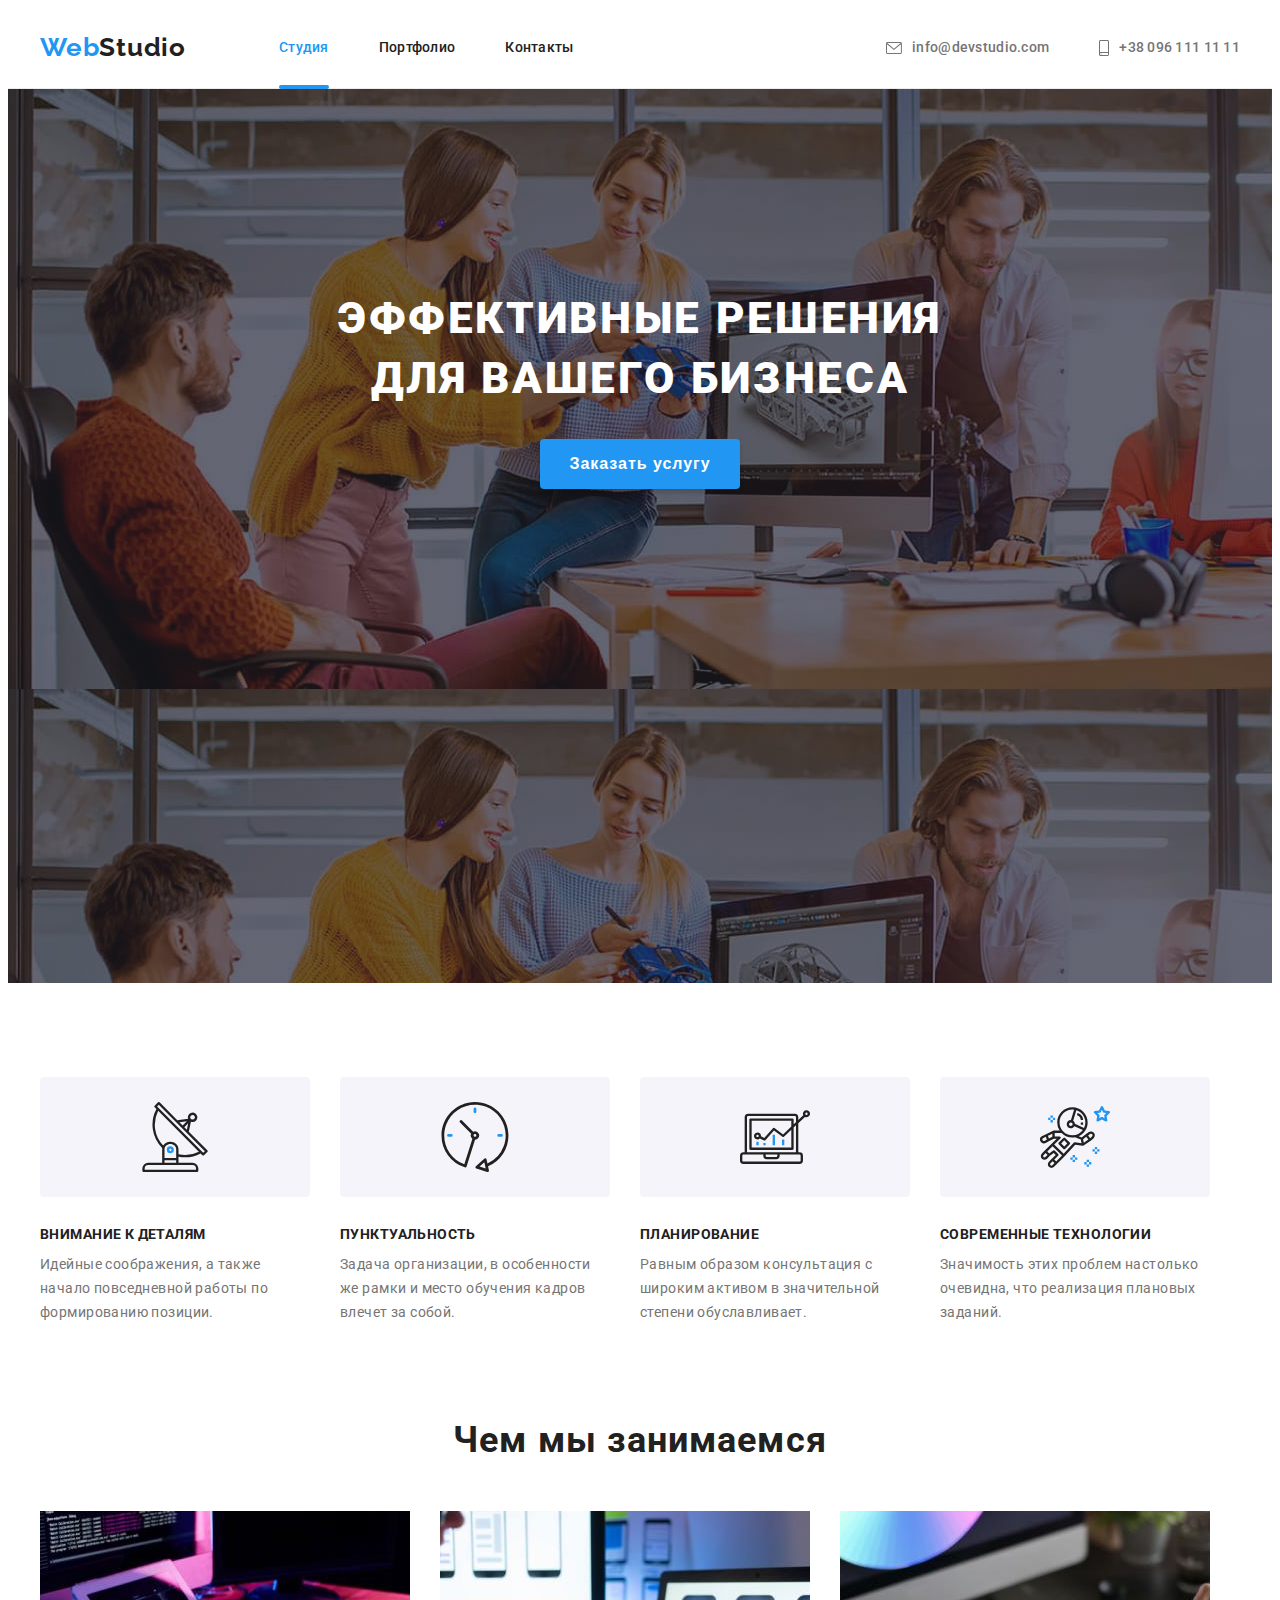
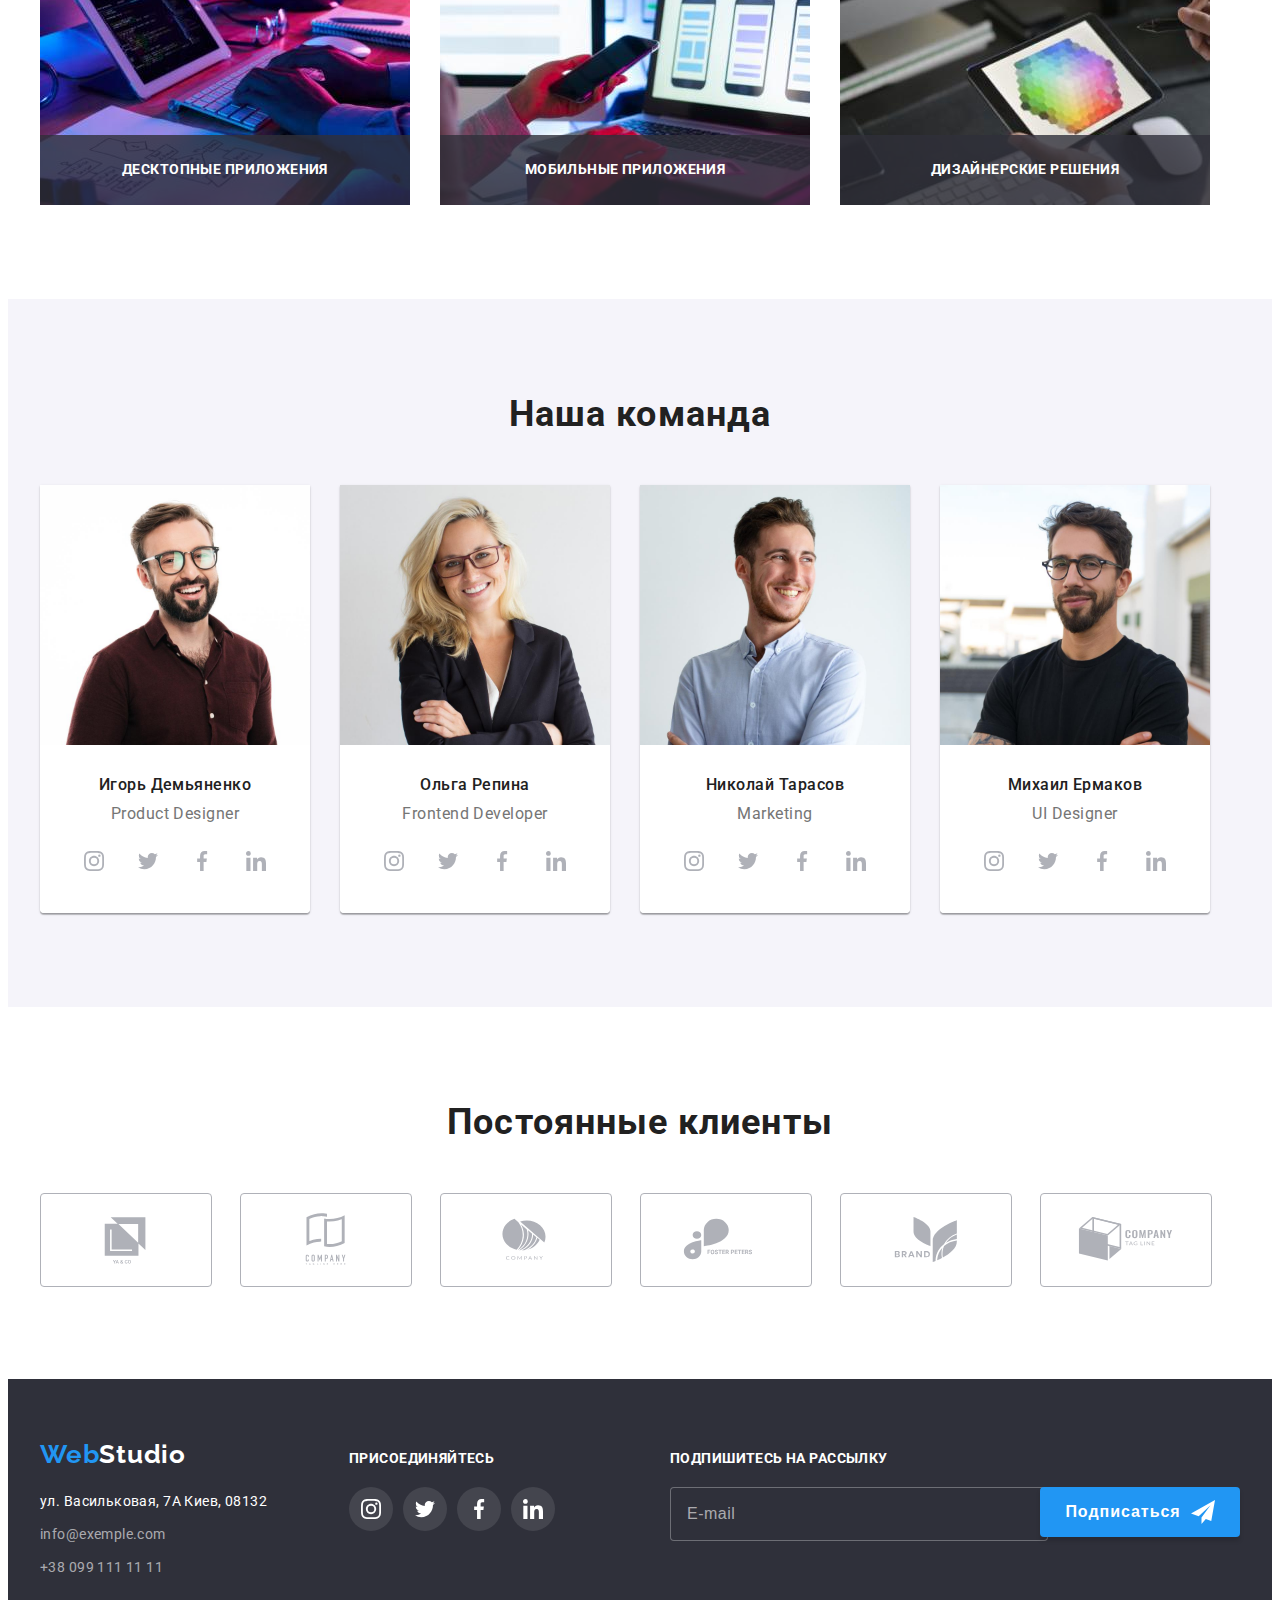
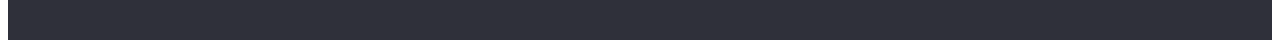
<file: index.html>
<!DOCTYPE html>
<html lang="ru">
  <head>
    <meta charset="UTF-8" />
    <meta http-equiv="X-UA-Compatible" content="IE=edge" />
    <meta name="viewport" content="width=device-width, initial-scale=1.0" />
    <link rel="preconnect" href="https://fonts.googleapis.com" />
    <link rel="preconnect" href="https://fonts.gstatic.com" crossorigin />
    <link
      href="https://fonts.googleapis.com/css2?family=Raleway:wght@700&family=Roboto:wght@400;500;700;900&display=swap"
      rel="stylesheet"
    />
    <link
      rel="stylesheet"
      href="https://cdnjs.cloudflare.com/ajax/libs/modern-normalize/1.1.0/modern-normalize.min.css"
      integrity="sha512-wpPYUAdjBVSE4KJnH1VR1HeZfpl1ub8YT/NKx4PuQ5NmX2tKuGu6U/JRp5y+Y8XG2tV+wKQpNHVUX03MfMFn9Q=="
      crossorigin="anonymous"
      referrerpolicy="no-referrer"
    />
    <link rel="stylesheet" href="./css/styles.css" />
    <title>ВебСтудия</title>
  </head>

  <body>
    <header class="header">
      <div class="container">
        <nav class="header-nav">
          <a lang="en" href="" class="logo link">Web<span class="header-accent">Studio</span></a>
          <ul class="header-list list">
            <li class="header-item">
              <a href="" class="header-link current link">Студия</a>
            </li>
            <li class="header-item">
              <a href="./portfolio.html" class="header-link link">Портфолио</a>
            </li>
            <li class="header-item">
              <a href="" class="header-link link">Контакты</a>
            </li>
          </ul>
        </nav>
        <div class="header-contacts">
          <a href="mailto:info@devstudio.com" class="header-contacts-link link" lang="en">
            <svg class="header-link-icon" width="16" height="12">
              <use href="./images/icons.svg#icon-email"></use>
            </svg>
            info@devstudio.com</a
          >
          <a href="tel:+380961111111" class="header-contacts-link link">
            <svg class="header-link-icon" width="10" height="16">
              <use href="./images/icons.svg#icon-smartphone"></use>
            </svg>
            +38 096 111 11 11</a
          >
        </div>
      </div>
    </header>

    <main>
      <section class="hero section">
        <div class="container hero-main">
          <h1 class="hero-title">
            Эффективные решения <br />
            для вашего бизнеса
          </h1>
          <button class="hero-button" type="button" data-modal-open>Заказать услугу</button>
        </div>
      </section>

      <section class="offer section">
        <div class="container">
          <h2 class="visually-hidden">Наши преимущества</h2>
          <ul class="offer-list list">
            <li class="offer-item">
              <div class="offer-thumb">
                <svg class="offer-icon" width="70" height="70">
                  <use href="./images/icons.svg#icon-antenna"></use>
                </svg>
              </div>
              <h3 class="offer-title">Внимание к деталям</h3>
              <p class="offer-text">
                Идейные соображения, а также начало повседневной работы по формированию позиции.
              </p>
            </li>
            <li class="offer-item">
              <div class="offer-thumb">
                <svg class="offer-icon" width="70" height="70">
                  <use href="./images/icons.svg#icon-clock"></use>
                </svg>
              </div>
              <h3 class="offer-title">Пунктуальность</h3>
              <p class="offer-text">
                Задача организации, в особенности же рамки и место обучения кадров влечет за собой.
              </p>
            </li>
            <li class="offer-item">
              <div class="offer-thumb">
                <svg class="offer-icon" width="70" height="70">
                  <use href="./images/icons.svg#icon-diagram"></use>
                </svg>
              </div>
              <h3 class="offer-title">Планирование</h3>
              <p class="offer-text">
                Равным образом консультация с широким активом в значительной степени обуславливает.
              </p>
            </li>
            <li class="offer-item">
              <div class="offer-thumb">
                <svg class="offer-icon" width="70" height="70">
                  <use href="./images/icons.svg#icon-astronaut"></use>
                </svg>
              </div>
              <h3 class="offer-title">Современные технологии</h3>
              <p class="offer-text">
                Значимость этих проблем настолько очевидна, что реализация плановых заданий.
              </p>
            </li>
          </ul>
        </div>
      </section>

      <section class="about section">
        <div class="container">
          <h2 class="about-title">Чем мы занимаемся</h2>
          <ul class="about-list list">
            <li class="about-item">
              <img
                src="./images/programmer-working-img1.jpg"
                width="370"
                height="294"
                alt="Десктопные приложения"
              />
              <h3 class="image-title">Десктопные приложения</h3>
            </li>
            <li class="about-item">
              <img
                src="./images/web-ui-designer-img2.jpg"
                width="370"
                height="294"
                alt="Мобильные приложения"
              />
              <h3 class="image-title">Мобильные приложения</h3>
            </li>
            <li class="about-item">
              <img
                src="./images/creative-artist-img3.jpg"
                width="370"
                height="294"
                alt="Дизайнерские решения"
              />
              <h3 class="image-title">Дизайнерские решения</h3>
            </li>
          </ul>
        </div>
      </section>

      <section class="team section">
        <div class="container">
          <h2 class="team-title">Наша команда</h2>
          <ul class="team-list list">
            <li class="team-item">
              <img
                src="./images/team-card-img1.jpg"
                alt="Дизайнер продукта"
                width="270"
                height="260"
              />
              <div class="team-content">
                <h3 class="team-member">Игорь Демьяненко</h3>
                <p class="team-text" lang="en">Product Designer</p>
                <ul class="socials-list list">
                  <li class="socials-item">
                    <a href="" class="socials-link link">
                      <svg class="socials-icon" width="20" height="20">
                        <use href="./images/icons.svg#icon-instagram"></use>
                      </svg>
                    </a>
                  </li>
                  <li class="socials-item">
                    <a href="" class="socials-link link">
                      <svg class="socials-icon" width="20" height="20">
                        <use href="./images/icons.svg#icon-twitter"></use>
                      </svg>
                    </a>
                  </li>
                  <li class="socials-item">
                    <a href="" class="socials-link link">
                      <svg class="socials-icon" width="20" height="20">
                        <use href="./images/icons.svg#icon-facebook"></use>
                      </svg>
                    </a>
                  </li>
                  <li class="socials-item">
                    <a href="" class="socials-link link">
                      <svg class="socials-icon" width="20" height="20">
                        <use href="./images/icons.svg#icon-linkedin"></use>
                      </svg>
                    </a>
                  </li>
                </ul>
              </div>
            </li>
            <li class="team-item">
              <img src="./images/team-card-img2.jpg" alt="Разработчик" width="270" height="260" />
              <div class="team-content">
                <h3 class="team-member">Ольга Репина</h3>
                <p class="team-text" lang="en">Frontend Developer</p>
                <ul class="socials-list list">
                  <li class="socials-item">
                    <a href="" class="socials-link link">
                      <svg class="socials-icon" width="20" height="20">
                        <use href="./images/icons.svg#icon-instagram"></use>
                      </svg>
                    </a>
                  </li>
                  <li class="socials-item">
                    <a href="" class="socials-link link">
                      <svg class="socials-icon" width="20" height="20">
                        <use href="./images/icons.svg#icon-twitter"></use>
                      </svg>
                    </a>
                  </li>
                  <li class="socials-item">
                    <a href="" class="socials-link link">
                      <svg class="socials-icon" width="20" height="20">
                        <use href="./images/icons.svg#icon-facebook"></use>
                      </svg>
                    </a>
                  </li>
                  <li class="socials-item">
                    <a href="" class="socials-link link">
                      <svg class="socials-icon" width="20" height="20">
                        <use href="./images/icons.svg#icon-linkedin"></use>
                      </svg>
                    </a>
                  </li>
                </ul>
              </div>
            </li>
            <li class="team-item">
              <img src="./images/team-card-img3.jpg" alt="Маркетолог" width="270" height="260" />
              <div class="team-content">
                <h3 class="team-member">Николай Тарасов</h3>
                <p class="team-text" lang="en">Marketing</p>
                <ul class="socials-list list">
                  <li class="socials-item">
                    <a href="" class="socials-link link">
                      <svg class="socials-icon" width="20" height="20">
                        <use href="./images/icons.svg#icon-instagram"></use>
                      </svg>
                    </a>
                  </li>
                  <li class="socials-item">
                    <a href="" class="socials-link link">
                      <svg class="socials-icon" width="20" height="20">
                        <use href="./images/icons.svg#icon-twitter"></use>
                      </svg>
                    </a>
                  </li>
                  <li class="socials-item">
                    <a href="" class="socials-link link">
                      <svg class="socials-icon" width="20" height="20">
                        <use href="./images/icons.svg#icon-facebook"></use>
                      </svg>
                    </a>
                  </li>
                  <li class="socials-item">
                    <a href="" class="socials-link link">
                      <svg class="socials-icon" width="20" height="20">
                        <use href="./images/icons.svg#icon-linkedin"></use>
                      </svg>
                    </a>
                  </li>
                </ul>
              </div>
            </li>
            <li class="team-item">
              <img
                src="./images/team-card-img4.jpg"
                alt="Дизайнер интерфейса"
                width="270"
                height="260"
              />
              <div class="team-content">
                <h3 class="team-member">Михаил Ермаков</h3>
                <p class="team-text" lang="en">UI Designer</p>
                <ul class="socials-list list">
                  <li class="socials-item">
                    <a href="" class="socials-link link">
                      <svg class="socials-icon" width="20" height="20">
                        <use href="./images/icons.svg#icon-instagram"></use>
                      </svg>
                    </a>
                  </li>
                  <li class="socials-item">
                    <a href="" class="socials-link link">
                      <svg class="socials-icon" width="20" height="20">
                        <use href="./images/icons.svg#icon-twitter"></use>
                      </svg>
                    </a>
                  </li>
                  <li class="socials-item">
                    <a href="" class="socials-link link">
                      <svg class="socials-icon" width="20" height="20">
                        <use href="./images/icons.svg#icon-facebook"></use>
                      </svg>
                    </a>
                  </li>
                  <li class="socials-item">
                    <a href="" class="socials-link link">
                      <svg class="socials-icon" width="20" height="20">
                        <use href="./images/icons.svg#icon-linkedin"></use>
                      </svg>
                    </a>
                  </li>
                </ul>
              </div>
            </li>
          </ul>
        </div>
      </section>
      <section class="clients section">
        <div class="container">
          <h2 class="clients-title">Постоянные клиенты</h2>
          <ul class="clients-list list">
            <li class="clients-item">
              <a href="" class="clients-link link">
                <svg class="clients-icon" width="106" height="60">
                  <use href="./images/icons.svg#icon-firstcomp"></use>
                </svg>
              </a>
            </li>
            <li class="clients-item">
              <a href="" class="clients-link link">
                <svg class="clients-icon" width="106" height="60">
                  <use href="./images/icons.svg#icon-secondcomp"></use>
                </svg>
              </a>
            </li>
            <li class="clients-item">
              <a href="" class="clients-link link">
                <svg class="clients-icon" width="106" height="60">
                  <use href="./images/icons.svg#icon-thirdcomp"></use>
                </svg>
              </a>
            </li>
            <li class="clients-item">
              <a href="" class="clients-link link">
                <svg class="clients-icon" width="106" height="60">
                  <use href="./images/icons.svg#icon-fosterpeters"></use>
                </svg>
              </a>
            </li>
            <li class="clients-item">
              <a href="" class="clients-link link">
                <svg class="clients-icon" width="106" height="60">
                  <use href="./images/icons.svg#icon-brandcomp"></use>
                </svg>
              </a>
            </li>
            <li class="clients-item">
              <a href="" class="clients-link link">
                <svg class="clients-icon" width="106" height="60">
                  <use href="./images/icons.svg#icon-tagline"></use>
                </svg>
              </a>
            </li>
          </ul>
        </div>
      </section>
    </main>

    <footer class="footer">
      <div class="container">
        <div class="footer-logo-contacts">
          <a lang="en" href="" class="logo link">Web<span class="footer-accent">Studio</span></a>
          <address class="footer-contacts">
            <ul class="footer-list list">
              <li class="footer-item">
                <a href="" class="footer-contacts-link link"> ул. Васильковая, 7А Киев, 08132</a>
              </li>
              <li class="footer-item">
                <a href="mailto:info@exemple.com" class="footer-contacts-link light link" lang="en"
                  >info@exemple.com</a
                >
              </li>
              <li class="footer-item">
                <a href="tel:+380991111111" class="footer-contacts-link light link"
                  >+38 099 111 11 11</a
                >
              </li>
            </ul>
          </address>
        </div>
        <div class="footer-socials">
          <h3 class="footer-socials-title">Присоединяйтесь</h3>
          <ul class="footer-socials-list list">
            <li class="footer-socials-item">
              <a href="" class="footer-socials-link link">
                <svg class="footer-socials-icon" width="20" height="20">
                  <use href="./images/icons.svg#icon-instagram"></use>
                </svg>
              </a>
            </li>
            <li class="footer-socials-item">
              <a href="" class="footer-socials-link link">
                <svg class="footer-socials-icon" width="20" height="20">
                  <use href="./images/icons.svg#icon-twitter"></use>
                </svg>
              </a>
            </li>
            <li class="footer-socials-item">
              <a href="" class="footer-socials-link link">
                <svg class="footer-socials-icon" width="20" height="20">
                  <use href="./images/icons.svg#icon-facebook"></use>
                </svg>
              </a>
            </li>
            <li class="footer-socials-item">
              <a href="" class="footer-socials-link link">
                <svg class="footer-socials-icon" width="20" height="20">
                  <use href="./images/icons.svg#icon-linkedin"></use>
                </svg>
              </a>
            </li>
          </ul>
        </div>
        <div class="footer-subscribe">
          <b class="footer-subscribe-title">Подпишитесь на рассылку</b>
          <form action="#" class="footer-subscribe-form">
            <label class="footer-subscribe-label">
              <input
                class="footer-subscribe-input"
                type="email"
                name="subscribe-email"
                placeholder="E-mail"
              />
            </label>
            <button class="footer-subscribe-button" type="submit">
              <span class="footer-subscribe-text">Подписаться</span>
              <svg class="subscribe-icon" width="24" height="24">
                <use href="./images/icons.svg#icon-subscribe"></use>
              </svg>
            </button>
          </form>
        </div>
      </div>
    </footer>

    <div class="backdrop is-hidden" data-modal>
      <div class="modal">
        <button type="button" class="button-close" data-modal-close>
          <svg class="modal-button-close" width="18" height="18">
            <use href="./images/icons.svg#icon-close-btn"></use>
          </svg>
        </button>
        <form action="#" class="modal-form">
          <b class="modal-title">Оставьте свои данные, мы вам перезвоним</b>
          <label class="modal-label"
            >Имя
            <span class="modal-field">
              <input type="text" name="modal-name" class="modal-input" />
              <svg class="modal-icon" width="18" height="18">
                <use href="./images/icons.svg#icon-modal-person"></use>
              </svg>
            </span>
          </label>
          <label class="modal-label"
            >Телефон
            <span class="modal-field">
              <input type="tel" name="modal-tel" class="modal-input" />
              <svg class="modal-icon" width="18" height="18">
                <use href="./images/icons.svg#icon-modal-phone"></use>
              </svg>
            </span>
          </label>
          <label class="modal-label"
            >Почта
            <span class="modal-field">
              <input type="email" name="modal-email" class="modal-input" />
              <svg class="modal-icon" width="18" height="18">
                <use href="./images/icons.svg#icon-modal-email"></use>
              </svg>
            </span>
          </label>
          <label class="modal-label comment-label"
            >Комментарий
            <textarea name="comment" class="modal-comment" placeholder="Введите текст"></textarea>
          </label>
          <label class="modal-agreement">
            <input type="checkbox" name="agreement" class="visually-hidden checkbox" />
            <span class="icon-check">
              <svg class="" width="11" height="8">
                <use href="./images/icons.svg#icon-modal-check"></use>
              </svg>
            </span>
            Соглашаюсь с рассылкой и принимаю&nbsp;<a href="">Условия договора</a>
          </label>
          <button type="submit" class="modal-submit">Отправить</button>
        </form>
      </div>
    </div>
    <script src="./js/modal.js"></script>
  </body>
</html>
</file>
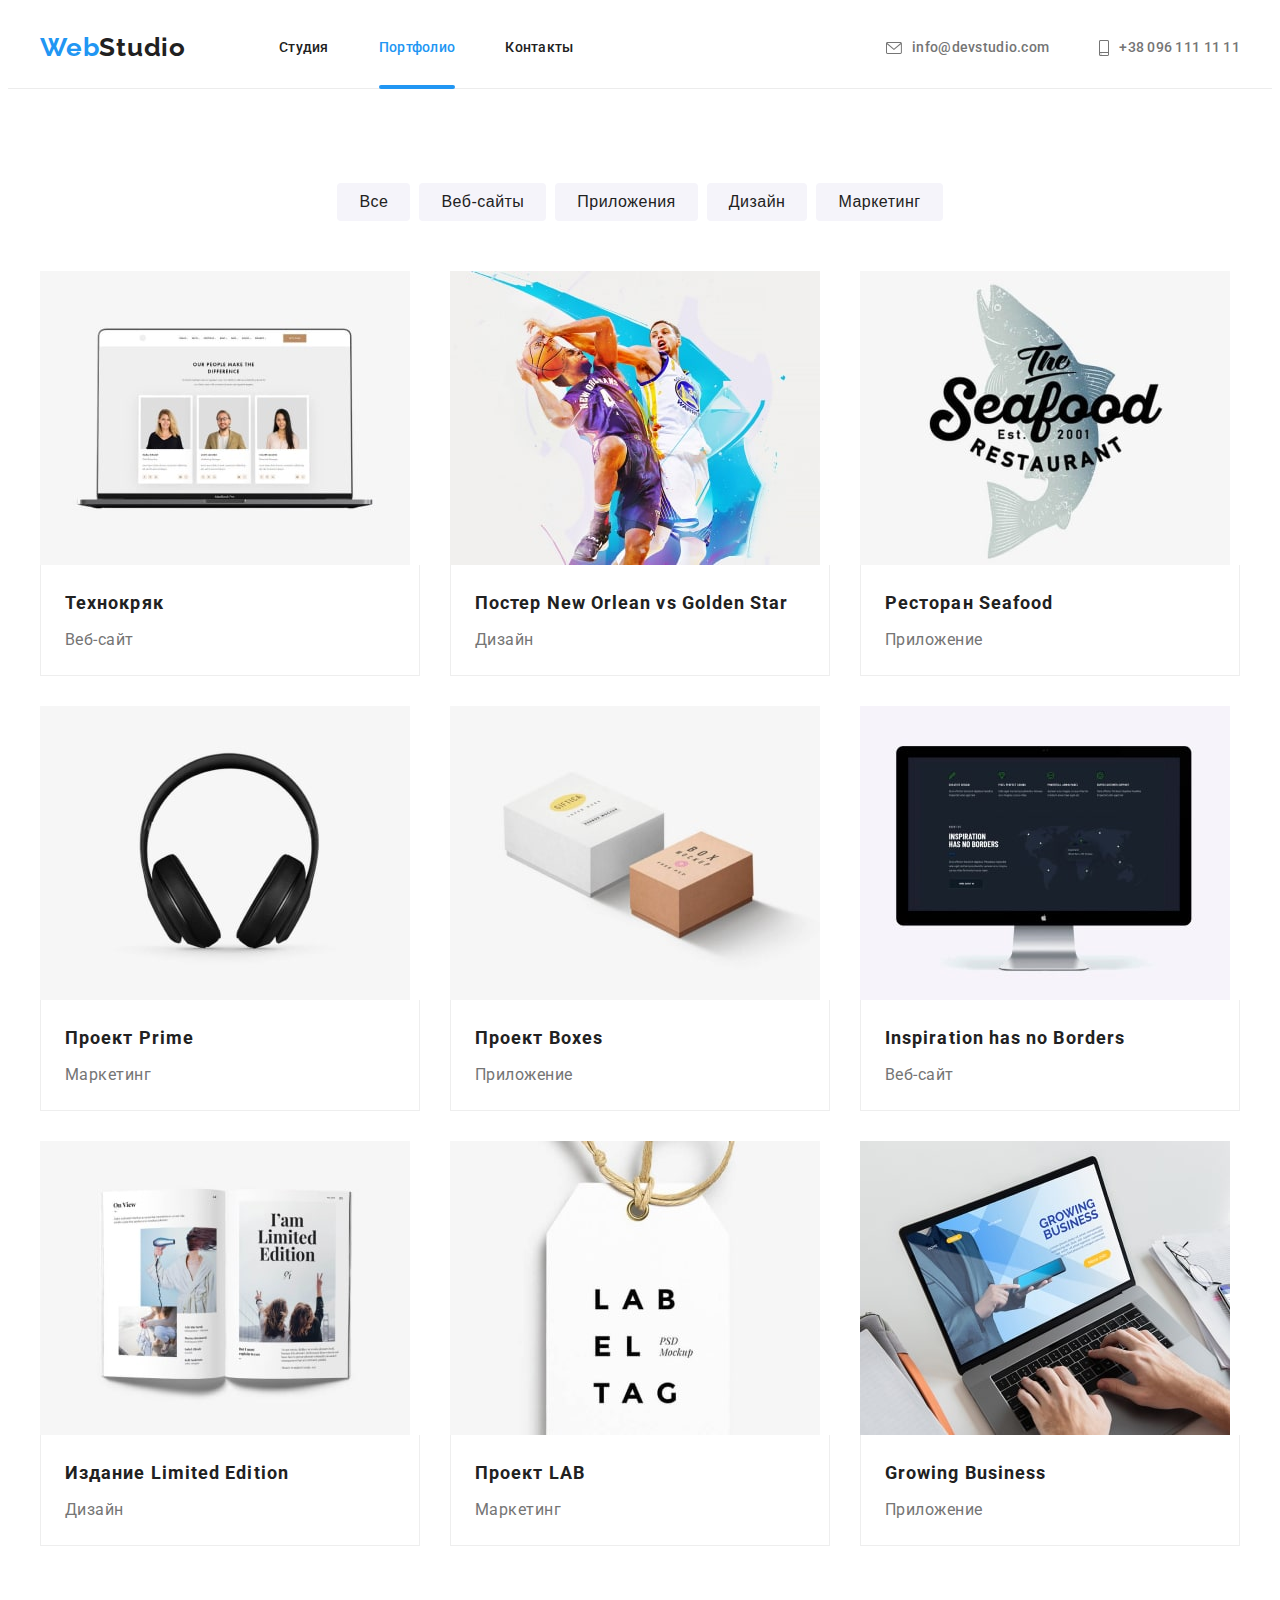
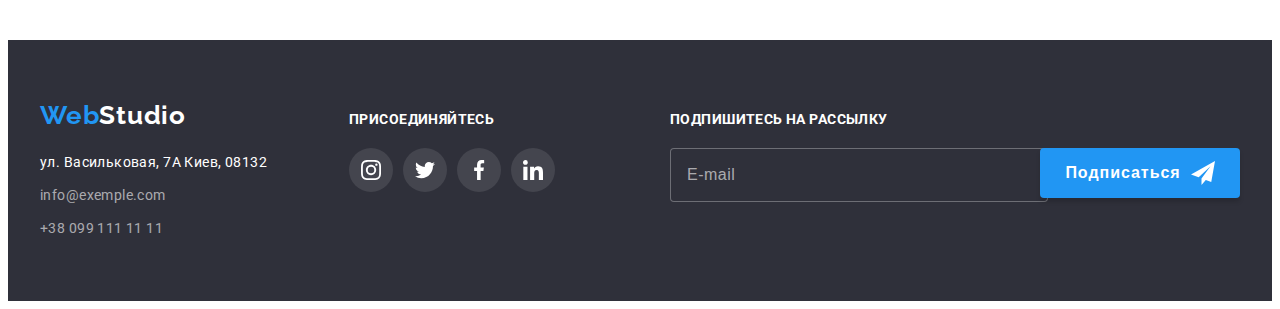
<file: portfolio.html>
<!DOCTYPE html>
<html lang="ru">
  <head>
    <meta charset="UTF-8" />
    <meta http-equiv="X-UA-Compatible" content="IE=edge" />
    <meta name="viewport" content="width=device-width, initial-scale=1.0" />
    <link rel="preconnect" href="https://fonts.googleapis.com" />
    <link rel="preconnect" href="https://fonts.gstatic.com" crossorigin />
    <link
      href="https://fonts.googleapis.com/css2?family=Raleway:wght@700&family=Roboto:wght@400;500;700;900&display=swap"
      rel="stylesheet"
    />
    <link
      rel="stylesheet"
      href="https://cdnjs.cloudflare.com/ajax/libs/modern-normalize/1.1.0/modern-normalize.min.css"
      integrity="sha512-wpPYUAdjBVSE4KJnH1VR1HeZfpl1ub8YT/NKx4PuQ5NmX2tKuGu6U/JRp5y+Y8XG2tV+wKQpNHVUX03MfMFn9Q=="
      crossorigin="anonymous"
      referrerpolicy="no-referrer"
    />
    <link rel="stylesheet" href="./css/styles.css" />
    <title>Студия</title>
  </head>

  <body>
    <header class="header">
      <div class="container">
        <nav class="header-nav">
          <a lang="en" href="" class="logo link">Web<span class="header-accent">Studio</span></a>
          <ul class="header-list list">
            <li class="header-item">
              <a href="./index.html" class="header-link link">Студия</a>
            </li>
            <li class="header-item">
              <a href="" class="header-link current link">Портфолио</a>
            </li>
            <li class="header-item">
              <a href="" class="header-link link">Контакты</a>
            </li>
          </ul>
        </nav>
        <div class="header-contacts">
          <a href="mailto:info@devstudio.com" class="header-contacts-link link" lang="en">
            <svg class="header-link-icon" width="16" height="12">
              <use href="./images/icons.svg#icon-email"></use>
            </svg>
            info@devstudio.com</a
          >
          <a href="tel:+380961111111" class="header-contacts-link link">
            <svg class="header-link-icon" width="10" height="16">
              <use href="./images/icons.svg#icon-smartphone"></use>
            </svg>
            +38 096 111 11 11</a
          >
        </div>
      </div>
    </header>

    <main>
      <section class="portfolio section">
        <div class="container">
          <ul class="filter-list list">
            <li class="filter-item"><button class="button" type="button">Все</button></li>
            <li class="filter-item"><button class="button" type="button">Веб-сайты</button></li>
            <li class="filter-item"><button class="button" type="button">Приложения</button></li>
            <li class="filter-item"><button class="button" type="button">Дизайн</button></li>
            <li class="filter-item"><button class="button" type="button">Маркетинг</button></li>
          </ul>
          <ul class="examples-list list">
            <li class="examples-item">
              <a href="" class="examples-link link">
                <div class="examples-overlay">
                  <img src="./images/technocrack.jpg" width="370" height="294" alt="Технокряк" />
                  <p class="examples-overlay-text">
                    Технокряк это современная площадка распространения коронавируса. Компании
                    используют эту платформу для цифрового шпионажа и атак на защищенные сервера
                    конкурентов.
                  </p>
                </div>
                <div class="examples-content">
                  <h3 class="examples-title">Технокряк</h3>
                  <p class="examples-text">Веб-сайт</p>
                </div>
              </a>
            </li>
            <li class="examples-item">
              <a href="" class="examples-link link">
                <div class="examples-overlay">
                  <img src="./images/poster.jpg" width="370" height="294" alt="Постер" />
                  <p class="examples-overlay-text">
                    Технокряк это современная площадка распространения коронавируса. Компании
                    используют эту платформу для цифрового шпионажа и атак на защищенные сервера
                    конкурентов.
                  </p>
                </div>
                <div class="examples-content">
                  <h3 class="examples-title">
                    Постер <span lang="en">New Orlean vs Golden Star</span>
                  </h3>
                  <p class="examples-text">Дизайн</p>
                </div>
              </a>
            </li>
            <li class="examples-item">
              <a href="" class="examples-link link">
                <div class="examples-overlay">
                  <img src="./images/seafood.jpg" width="370" height="294" alt="Ресторан" />
                  <p class="examples-overlay-text">
                    Технокряк это современная площадка распространения коронавируса. Компании
                    используют эту платформу для цифрового шпионажа и атак на защищенные сервера
                    конкурентов.
                  </p>
                </div>
                <div class="examples-content">
                  <h3 class="examples-title">Ресторан <span lang="en">Seafood</span></h3>
                  <p class="examples-text">Приложение</p>
                </div>
              </a>
            </li>
            <li class="examples-item">
              <a href="" class="examples-link link">
                <div class="examples-overlay">
                  <img src="./images/prime.jpg" width="370" height="294" alt="Прайм" />
                  <p class="examples-overlay-text">
                    Технокряк это современная площадка распространения коронавируса. Компании
                    используют эту платформу для цифрового шпионажа и атак на защищенные сервера
                    конкурентов.
                  </p>
                </div>
                <div class="examples-content">
                  <h3 class="examples-title">Проект <span lang="en">Prime</span></h3>
                  <p class="examples-text">Маркетинг</p>
                </div>
              </a>
            </li>
            <li class="examples-item">
              <a href="" class="examples-link link">
                <div class="examples-overlay">
                  <img src="./images/boxes.jpg" width="370" height="294" alt="Коробочки" />
                  <p class="examples-overlay-text">
                    Технокряк это современная площадка распространения коронавируса. Компании
                    используют эту платформу для цифрового шпионажа и атак на защищенные сервера
                    конкурентов.
                  </p>
                </div>
                <div class="examples-content">
                  <h3 class="examples-title">Проект <span lang="en">Boxes</span></h3>
                  <p class="examples-text">Приложение</p>
                </div>
              </a>
            </li>
            <li class="examples-item">
              <a href="" class="examples-link link">
                <div class="examples-overlay">
                  <img src="./images/inspiration.jpg" width="370" height="294" alt="Вдохновение" />
                  <p class="examples-overlay-text">
                    Технокряк это современная площадка распространения коронавируса. Компании
                    используют эту платформу для цифрового шпионажа и атак на защищенные сервера
                    конкурентов.
                  </p>
                </div>
                <div class="examples-content">
                  <h3 class="examples-title" lang="en">Inspiration has no Borders</h3>
                  <p class="examples-text">Веб-сайт</p>
                </div>
              </a>
            </li>
            <li class="examples-item">
              <a href="" class="examples-link link">
                <div class="examples-overlay">
                  <img src="./images/limited.jpg" width="370" height="294" alt="Издание" />
                  <p class="examples-overlay-text">
                    Технокряк это современная площадка распространения коронавируса. Компании
                    используют эту платформу для цифрового шпионажа и атак на защищенные сервера
                    конкурентов.
                  </p>
                </div>
                <div class="examples-content">
                  <h3 class="examples-title">Издание <span lang="en">Limited Edition</span></h3>
                  <p class="examples-text">Дизайн</p>
                </div>
              </a>
            </li>
            <li class="examples-item">
              <a href="" class="examples-link link">
                <div class="examples-overlay">
                  <img src="./images/lab.jpg" width="370" height="294" alt="ЛАБ" />
                  <p class="examples-overlay-text">
                    Технокряк это современная площадка распространения коронавируса. Компании
                    используют эту платформу для цифрового шпионажа и атак на защищенные сервера
                    конкурентов.
                  </p>
                </div>
                <div class="examples-content">
                  <h3 class="examples-title">Проект <span lang="en">LAB</span></h3>
                  <p class="examples-text">Маркетинг</p>
                </div>
              </a>
            </li>
            <li class="examples-item">
              <a href="" class="examples-link link">
                <div class="examples-overlay">
                  <img src="./images/growing.jpg" width="370" height="294" alt="Бизнес>" />
                  <p class="examples-overlay-text">
                    Технокряк это современная площадка распространения коронавируса. Компании
                    используют эту платформу для цифрового шпионажа и атак на защищенные сервера
                    конкурентов.
                  </p>
                </div>
                <div class="examples-content">
                  <h3 class="examples-title" lang="en">Growing Business</h3>
                  <p class="examples-text">Приложение</p>
                </div>
              </a>
            </li>
          </ul>
        </div>
      </section>
    </main>

    <footer class="footer">
      <div class="container">
        <div class="footer-logo-contacts">
          <a lang="en" href="" class="logo link">Web<span class="footer-accent">Studio</span></a>
          <address class="footer-contacts">
            <ul class="footer-list list">
              <li class="footer-item">
                <a href="" class="footer-contacts-link link"> ул. Васильковая, 7А Киев, 08132</a>
              </li>
              <li class="footer-item">
                <a href="mailto:info@exemple.com" class="footer-contacts-link light link" lang="en"
                  >info@exemple.com</a
                >
              </li>
              <li class="footer-item">
                <a href="tel:+380991111111" class="footer-contacts-link light link"
                  >+38 099 111 11 11</a
                >
              </li>
            </ul>
          </address>
        </div>
        <div class="footer-socials">
          <h3 class="footer-socials-title">Присоединяйтесь</h3>
          <ul class="footer-socials-list list">
            <li class="footer-socials-item">
              <a href="" class="footer-socials-link link">
                <svg class="footer-socials-icon" width="20" height="20">
                  <use href="./images/icons.svg#icon-instagram"></use>
                </svg>
              </a>
            </li>
            <li class="footer-socials-item">
              <a href="" class="footer-socials-link link">
                <svg class="footer-socials-icon" width="20" height="20">
                  <use href="./images/icons.svg#icon-twitter"></use>
                </svg>
              </a>
            </li>
            <li class="footer-socials-item">
              <a href="" class="footer-socials-link link">
                <svg class="footer-socials-icon" width="20" height="20">
                  <use href="./images/icons.svg#icon-facebook"></use>
                </svg>
              </a>
            </li>
            <li class="footer-socials-item">
              <a href="" class="footer-socials-link link">
                <svg class="footer-socials-icon" width="20" height="20">
                  <use href="./images/icons.svg#icon-linkedin"></use>
                </svg>
              </a>
            </li>
          </ul>
        </div>
        <div class="footer-subscribe">
          <h3 class="footer-subscribe-title">Подпишитесь на рассылку</h3>
          <form action="#" class="footer-subscribe-form">
            <label class="footer-subscribe-label">
              <input
                class="footer-subscribe-input"
                type="email"
                name="email"
                placeholder="E-mail"
              />
            </label>
            <button class="footer-subscribe-button" type="submit">
              <span class="footer-subscribe-text">Подписаться</span>
              <svg class="subscribe-icon" width="24" height="24">
                <use href="./images/icons.svg#icon-subscribe"></use>
              </svg>
            </button>
          </form>
        </div>
      </div>
    </footer>
  </body>
</html>
</file>
<file: css/styles.css>
:root {
  --main-title-color: #ffffff;
  --secondary-title-color: #212121;
  --main-text-color: #757575;
  --secondary-text-color: #ffffff;
  --accent-color: #2196f3;
}

body {
  font-family: 'Roboto', sans-serif;
  color: var(--secondary-title-color);
}

p,
h1,
h2,
h3,
h4,
h5,
h6 {
  margin-top: 0;
  margin-bottom: 0;
}

ul {
  margin-top: 0;
  margin-bottom: 0;
  padding-left: 0;
}

img {
  display: block;
  max-width: 100%;
  height: auto;
}

.list {
  list-style: none;
}

.link {
  text-decoration: none;
}

.container {
  width: 1200px;
  padding-left: 15px;
  padding-right: 15px;
  margin: 0 auto;
}

.section {
  padding: 94px 0px;
}

.visually-hidden {
  position: absolute;
  width: 1px;
  height: 1px;
  margin: -1px;
  border: 0;
  padding: 0;
  white-space: nowrap;
  clip-path: inset(100%);
  clip: rect(0 0 0 0);
  overflow: hidden;
}

/* ---------HEADER---------- */

.header {
  background-color: #ffffff;
  border-bottom: 1px solid #ececec;
}

.header .container {
  display: flex;
  align-items: center;
}

.header-nav {
  display: flex;
  align-items: center;
}

.logo {
  font-family: 'Raleway', sans-serif;
  font-weight: 700;
  font-size: 26px;
  line-height: 1.2;
  letter-spacing: 0.03em;
  color: var(--accent-color);

  margin-right: 93px;
}

.header-accent {
  color: #212121;
}

.header-list {
  display: flex;
}

.header-item:not(:last-child) {
  margin-right: 50px;
}

.header-link {
  display: block;
  font-weight: 500;
  font-size: 14px;
  line-height: 1.14;
  letter-spacing: 0.02em;
  color: var(--secondary-title-color);
  padding: 32px 0px;
  transition: color 250ms cubic-bezier(0.4, 0, 0.2, 1);
}

.header-link:hover,
.header-link:focus {
  color: var(--accent-color);
}

.header-contacts {
  margin-left: auto;
  display: flex;
  align-items: center;
}

.header-contacts-link {
  display: flex;
  font-weight: 500;
  font-size: 14px;
  line-height: 1.14;
  letter-spacing: 0.02em;
  color: var(--main-text-color);
  padding: 32px 0px;
  align-items: center;
  transition: color 250ms cubic-bezier(0.4, 0, 0.2, 1);
}

.header-contacts-link + .header-contacts-link {
  margin-left: 50px;
}

.header-contacts-link:hover,
.header-contacts-link:focus {
  color: var(--accent-color);
}

.current {
  color: var(--accent-color);
}

.header-item {
  position: relative;
}

.current::after {
  content: '';
  position: absolute;
  width: 100%;
  height: 4px;
  background-color: var(--accent-color);
  left: 0;
  bottom: -1px;
  border-radius: 2px;
}

.header-link-icon {
  margin-right: 10px;
  fill: currentColor;
}

/* ----------HERO----------- */

.hero {
  background-color: #c4c4c4;
  background-image: linear-gradient(rgba(47, 48, 58, 0.4), rgba(47, 48, 58, 0.4)),
    url('../images/hero-image.jpg');
  max-width: 1600px;
  height: 600px;
  padding-top: 200px;
  margin: 0 auto;
}

.hero-title {
  font-weight: 900;
  font-size: 44px;
  line-height: 1.36;
  text-align: center;
  letter-spacing: 0.06em;
  text-transform: uppercase;
  color: var(--main-title-color);

  margin-bottom: 30px;
}
.hero-button {
  width: 200px;
  height: 50px;
  border: none;
  box-shadow: 0px 4px 4px rgba(0, 0, 0, 0.15);
  border-radius: 4px;

  background-color: #2196f3;
  font-weight: 700;
  font-size: 16px;
  line-height: 1.87;
  letter-spacing: 0.06em;
  color: var(--secondary-text-color);
  cursor: pointer;
  display: block;
  margin: 0 auto;
}

/* ----------OFFER----------- */

.offer {
  padding-bottom: 0px;
}

.offer-list {
  display: flex;
}

.offer-thumb {
  display: flex;
  width: 100%;
  height: 120px;
  justify-content: center;
  align-items: center;
  margin-bottom: 30px;
  background-color: #f5f4fa;
  border-radius: 4px;
}

.offer-title {
  font-weight: 700;
  font-size: 14px;
  line-height: 1.14;
  letter-spacing: 0.03em;
  text-transform: uppercase;
  color: var(--secondary-title-color);
  margin-bottom: 10px;
}

.offer-text {
  max-width: 270px;
  font-size: 14px;
  line-height: 1.71;
  letter-spacing: 0.03em;
  color: var(--main-text-color);
}

.offer-item:not(:last-child) {
  margin-right: 30px;
}

/* --------ABOUT------------ */

.about-title {
  font-weight: 700;
  font-size: 36px;
  line-height: 1.17;
  text-align: center;
  letter-spacing: 0.03em;
  color: var(--secondary-title-color);
  margin-bottom: 50px;
}

.about-list {
  display: flex;
}

.about-item:not(:last-child) {
  margin-right: 30px;
}

.about-item {
  position: relative;
}

.image-title {
  position: absolute;
  font-weight: 700;
  font-size: 14px;
  line-height: 1.14;
  letter-spacing: 0.03em;
  text-transform: uppercase;
  color: var(--main-title-color);

  display: flex;
  justify-content: center;
  align-items: center;
  width: 100%;
  height: 70px;
  background: rgba(47, 48, 58, 0.8);
  bottom: 0;
}

/* ---------TEAM----------- */

.team {
  background-color: #f5f4fa;
}

.team-title {
  font-weight: 700;
  font-size: 36px;
  line-height: 1.17;
  text-align: center;
  letter-spacing: 0.03em;
  color: var(--secondary-title-color);
  margin-bottom: 50px;
}

.team-list {
  display: flex;
}

.team-item {
  box-shadow: 0px 1px 3px rgba(0, 0, 0, 0.12), 0px 1px 1px rgba(0, 0, 0, 0.14),
    0px 2px 1px rgba(0, 0, 0, 0.2);
  border-radius: 0 0 4px 4px;
  overflow: hidden;
}

.team-item:not(:last-child) {
  margin-right: 30px;
}

.team-content {
  padding: 30px 0;
  text-align: center;
  background-color: #ffffff;
}

.team-member {
  font-weight: 500;
  font-size: 16px;
  line-height: 1.19;
  letter-spacing: 0.03em;
  color: var(--secondary-title-color);
  margin-bottom: 10px;
}
.team-text {
  font-size: 16px;
  line-height: 1.19;
  letter-spacing: 0.03em;
  color: var(--main-text-color);
  margin-bottom: 16px;
}

.socials-list {
  display: flex;
  justify-content: center;
}

.socials-item {
  width: 44px;
  height: 44px;
}

.socials-icon {
  fill: #afb1b8;
  transition: fill 250ms cubic-bezier(0.4, 0, 0.2, 1);
}

.socials-item:not(:last-child) {
  margin-right: 10px;
}

.socials-link {
  width: 100%;
  height: 100%;
  display: flex;
  align-items: center;
  justify-content: center;
  border-radius: 50%;
  transition: background-color 250ms cubic-bezier(0.4, 0, 0.2, 1);
}

.socials-link:hover,
.socials-link:focus {
  background-color: var(--accent-color);
}
.socials-link:hover .socials-icon,
.socials-link:focus .socials-icon {
  fill: #ffffff;
}

/* ---------CLIENTS--------- */

.clients-title {
  font-weight: 700;
  font-size: 36px;
  line-height: 1.17;
  text-align: center;
  letter-spacing: 0.03em;
  color: var(--secondary-title-color);
  margin-bottom: 50px;
}

.clients-list {
  display: flex;
}

.clients-item {
  width: 170px;
  height: 92px;
}

.clients-link {
  width: 100%;
  height: 100%;
  display: flex;
  align-items: center;
  justify-content: center;
  border: 1px solid #afb1b8;
  border-radius: 4px;
  transition: border 250ms cubic-bezier(0.4, 0, 0.2, 1);
}

.clients-item:not(:last-child) {
  margin-right: 30px;
}

.clients-icon {
  fill: #afb1b8;
  transition: fill 250ms cubic-bezier(0.4, 0, 0.2, 1);
}

.clients-link:hover .clients-icon,
.clients-link:focus .clients-icon {
  fill: var(--accent-color);
}

.clients-link:hover,
.clients-link:focus {
  border: 1px solid var(--accent-color);
}

/* ---------FOOTER---------- */

.footer {
  background-color: #2f303a;
  padding: 60px 0;
}

.footer .container {
  display: flex;
  align-items: baseline;
}

.footer-contacts-link {
  font-style: normal;
  font-size: 14px;
  line-height: 1.71;
  letter-spacing: 0.03em;
  color: var(--secondary-text-color);
  transition: color 250ms cubic-bezier(0.4, 0, 0.2, 1);
}
.light {
  color: rgba(255, 255, 255, 0.6);
}
.footer-contacts {
  margin-top: 20px;
}

.footer-item:not(:last-child) {
  margin-bottom: 9px;
}

.footer-contacts-link:hover,
.footer-contacts-link:focus {
  color: var(--accent-color);
}
.footer-accent {
  color: #ffffff;
}
.footer-logo-contacts {
  margin-right: 70px;
}

.footer-socials-title,
.footer-subscribe-title {
  display: block;
  font-weight: 700;
  font-size: 14px;
  line-height: 1.14;
  letter-spacing: 0.03em;
  text-transform: uppercase;

  color: #ffffff;
  margin-bottom: 20px;
}

.footer-socials-list {
  display: flex;
}

.footer-socials-item {
  width: 44px;
  height: 44px;
}

.footer-socials-icon {
  fill: #ffffff;
}

.footer-socials-item:not(:last-child) {
  margin-right: 10px;
}

.footer-socials-link {
  width: 100%;
  height: 100%;
  display: flex;
  align-items: center;
  justify-content: center;
  border-radius: 50%;
  background-color: rgba(255, 255, 255, 0.1);
  transition: background-color 250ms cubic-bezier(0.4, 0, 0.2, 1);
}

.footer-socials-link:hover,
.footer-socials-link:focus {
  background-color: var(--accent-color);
}

.footer-subscribe {
  margin-left: auto;
}

.footer-subscribe-form {
  display: flex;
}

.footer-subscribe-label {
  display: inline-block;
  width: 358px;
  height: 50px;
  margin-right: 12px;
}

.footer-subscribe-input {
  width: 100%;
  height: 100%;
  background-color: #2f303a;
  border: 1px solid rgba(255, 255, 255, 0.3);
  border-radius: 4px;
  padding-left: 16px;

  font-size: 16px;
  line-height: 1.25;
  letter-spacing: 0.03em;
  color: rgba(255, 255, 255, 0.6);
}

.footer-subscribe-input::placeholder {
  font-size: 16px;
  line-height: 1.25;
  letter-spacing: 0.03em;
  color: rgba(255, 255, 255, 0.6);
  transition: color 250ms cubic-bezier(0.4, 0, 0.2, 1);
}

.footer-subscribe-button {
  display: flex;
  justify-content: center;
  align-items: center;
  width: 200px;
  height: 50px;
  border: none;
  box-shadow: 0px 4px 4px rgba(0, 0, 0, 0.15);
  border-radius: 4px;
  background-color: #2196f3;
  cursor: pointer;
}

.footer-subscribe-text {
  font-weight: 700;
  font-size: 16px;
  line-height: 1.87;
  letter-spacing: 0.06em;
  color: var(--secondary-text-color);
}

.subscribe-icon {
  margin-left: 10px;
}

/* ---------PORTFOLIO-------- */

/* ---------FILTER----------- */

.filter-list {
  display: flex;
  margin-bottom: 50px;
  justify-content: center;
}

.filter-item:not(:last-child) {
  margin-right: 9px;
}

.button {
  color: #212121;
  background-color: #f5f4fa;

  font-weight: 500;
  font-size: 16px;
  line-height: 1.62;
  letter-spacing: 0.03em;
  text-decoration: none;
  cursor: pointer;
  border: 0;
  border-radius: 4px;
  padding: 6px 22px;
  transition: background-color 250ms cubic-bezier(0.4, 0, 0.2, 1),
    color 250ms cubic-bezier(0.4, 0, 0.2, 1), box-shadow 250ms cubic-bezier(0.4, 0, 0.2, 1);
}

.button:hover,
.button:focus {
  background-color: var(--accent-color);
  color: var(--secondary-text-color);
  box-shadow: 0px 3px 1px rgba(0, 0, 0, 0.1), 0px 1px 2px rgba(0, 0, 0, 0.08),
    0px 2px 2px rgba(0, 0, 0, 0.12);
}

/* ---------EXAMPLES----------- */

.examples-list {
  display: flex;
  flex-wrap: wrap;

  margin-left: -30px;
  margin-top: -30px;
}

.examples-list > .examples-item {
  flex-basis: calc(100% / 3 - 30px);
  margin-left: 30px;
  margin-top: 30px;
}

.examples-content {
  padding: 20px 24px;
  border-left: 1px solid #eeeeee;
  border-right: 1px solid #eeeeee;
  border-bottom: 1px solid #eeeeee;
}

.examples-title {
  font-weight: 700;
  font-size: 18px;
  line-height: 2;
  letter-spacing: 0.06em;
  color: var(--secondary-title-color);
  margin-bottom: 4px;
}

.examples-text {
  font-size: 16px;
  line-height: 1.87;
  letter-spacing: 0.03em;
  color: var(--main-text-color);
}

.examples-link {
  display: block;
  transition: box-shadow 250ms cubic-bezier(0.4, 0, 0.2, 1);
}

.examples-link:hover,
.examples-link:focus {
  box-shadow: 0px 1px 1px rgba(0, 0, 0, 0.12), 0px 4px 4px rgba(0, 0, 0, 0.06),
    1px 4px 6px rgba(0, 0, 0, 0.16);
}

.examples-overlay {
  position: relative;
  overflow: hidden;
}

.examples-overlay-text {
  position: absolute;
  top: 0;
  left: 0;
  height: 100%;

  padding: 63px 24px;
  font-size: 18px;
  line-height: 1.56;
  letter-spacing: 0.03em;
  color: var(--secondary-text-color);
  background-color: rgba(33, 150, 243, 0.9);
  overflow: auto;
  transform: translateY(100%);
  transition: transform 250ms cubic-bezier(0.4, 0, 0.2, 1);
}

.examples-link:hover .examples-overlay-text,
.examples-link:focus .examples-overlay-text {
  transform: translateY(0%);
}

/* ----------MODAL WINDOW------------ */

.backdrop {
  position: fixed;
  height: 100vh;
  width: 100vw;
  background-color: rgba(0, 0, 0, 0.2);
  top: 0;
  transition: opacity 250ms, visibility 250ms;
}

.backdrop.is-hidden {
  opacity: 0;
  visibility: hidden;
  pointer-events: none;
}

.backdrop.is-hidden .modal {
  transform: translate(-50%, -50%) scale(1.2);
}

.modal {
  position: absolute;
  width: 528px;
  min-height: 581px;
  padding: 40px;
  background-color: #ffffff;
  left: 50%;
  top: 50%;
  box-shadow: 0px 1px 3px rgba(0, 0, 0, 0.12), 0px 1px 1px rgba(0, 0, 0, 0.14),
    0px 2px 1px rgba(0, 0, 0, 0.2);
  border-radius: 4px;
  transform: translate(-50%, -50%) scale(1);
  transition: transform 250ms cubic-bezier(0.4, 0, 0.2, 1);
}

.button-close {
  display: flex;
  justify-content: center;
  align-items: center;
  width: 30px;
  height: 30px;
  border: 1px solid rgba(0, 0, 0, 0.1);
  background-color: unset;
  border-radius: 50%;
  position: absolute;
  right: 8px;
  top: 8px;
}

.modal-button-close {
  transition: fill 250ms cubic-bezier(0.4, 0, 0.2, 1);
}

.button-close:hover .modal-button-close,
.button-close:focus .modal-button-close {
  fill: var(--accent-color);
}

.modal-title {
  display: block;
  font-weight: 700;
  font-size: 20px;
  line-height: 1.15;
  text-align: center;
  letter-spacing: 0.03em;
  color: var(--secondary-title-color);
  margin-bottom: 12px;
}

.modal-field {
  margin-top: 4px;
  display: block;
  position: relative;
}

.modal-label {
  display: block;
  font-size: 12px;
  line-height: 1.17;
  letter-spacing: 0.01em;
  color: var(--main-text-color);
  margin-bottom: 10px;
}

.modal-input {
  width: 100%;
  height: 40px;
  padding-left: 42px;
  border: 1px solid rgba(33, 33, 33, 0.2);
  border-radius: 4px;
  transition: border-color 250ms cubic-bezier(0.4, 0, 0.2, 1);
}

.modal-icon {
  position: absolute;
  left: 12px;
  top: 0;
  transform: translateY(50%);
  transition: fill 250ms cubic-bezier(0.4, 0, 0.2, 1);
}

.modal-input:hover,
.modal-input:focus {
  border-color: var(--accent-color);
  outline: transparent;
}

.modal-input:hover + .modal-icon,
.modal-input:focus + .modal-icon {
  fill: var(--accent-color);
}

.modal-comment {
  width: 100%;
  height: 120px;

  border: 1px solid rgba(33, 33, 33, 0.2);
  border-radius: 4px;
  resize: none;
  padding: 12px 16px;
  margin-top: 4px;
  transition: border-color 250ms cubic-bezier(0.4, 0, 0.2, 1);
}

.modal-comment::placeholder {
  font-size: 14px;
  line-height: 1.14;
  letter-spacing: 0.01em;
  color: rgba(117, 117, 117, 0.5);
}

.modal-comment:hover,
.modal-comment:focus {
  border-color: var(--accent-color);
  outline: transparent;
}

.comment-label {
  margin-bottom: 20px;
}

.modal-agreement {
  font-size: 14px;
  line-height: 1.71;
  letter-spacing: 0.03em;
  color: var(--main-text-color);
  display: flex;
  justify-content: center;
  align-items: center;
  margin-bottom: 30px;
}

.icon-check {
  width: 16px;
  height: 15px;
  border: 2px solid #212121;
  border-radius: 2px;
  margin-right: 8px;

  display: flex;
  justify-content: center;
  align-items: center;
}

.checkbox:checked + .icon-check {
  background: var(--accent-color);
  border: transparent;
}

.modal-submit {
  display: block;
  width: 200px;
  height: 50px;
  font-weight: 700;
  font-size: 16px;
  line-height: 1.87;
  letter-spacing: 0.06em;
  color: var(--secondary-text-color);
  background: var(--accent-color);
  box-shadow: 0px 4px 4px rgba(0, 0, 0, 0.15);
  border-radius: 4px;
  border: none;
  margin: 0 auto;
  cursor: pointer;
}
</file>
